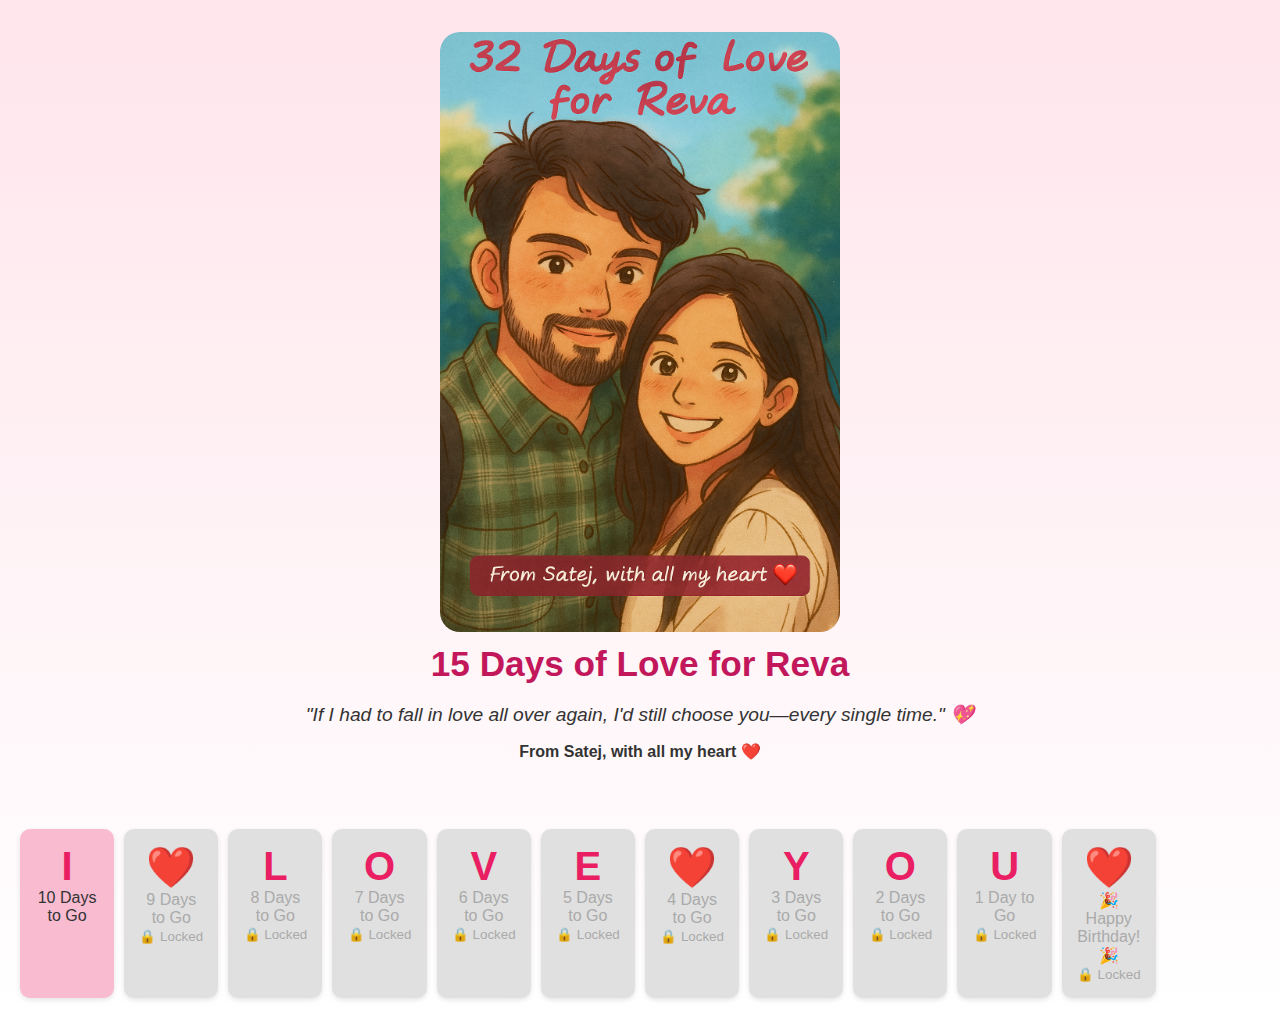
<file: index.html>
<!DOCTYPE html>
<html lang="en">
<head>
    <meta charset="UTF-8">
    <meta name="viewport" content="width=device-width, initial-scale=1.0">
    <title>15 Days of Love for Reva</title>
    <link rel="stylesheet" href="style.css">
</head>
<body>
    <div class="welcome-screen">
        <img src="ghibli-us[1].png" alt="Reva and Satej" class="hero-img">
        <h1>15 Days of Love for Reva</h1>
        <p class="tagline">"If I had to fall in love all over again, I'd still choose you—every single time." 💖</p>
        <p class="from">From Satej, with all my heart ❤️</p>
    </div>

    <div class="countdown-grid" id="countdownGrid"></div>

    <audio autoplay loop>
        <source src="bg-music.mp3" type="audio/mpeg">
        Your browser does not support the audio element.
    </audio>

    <script src="script.js"></script>
</body>
</html>
</file>
<file: style.css>
body {
    font-family: 'Segoe UI', sans-serif;
    background: linear-gradient(#ffe5ec, #fff);
    margin: 0;
    padding: 0;
    text-align: center;
    color: #333;
}
.welcome-screen {
    padding: 1rem;
}
.hero-img {
    width: 80%;
    max-width: 400px;
    border-radius: 20px;
    margin-top: 1rem;
}
h1 {
    color: #c2185b;
    font-size: 2.2rem;
    margin: 0.5rem 0;
}
.tagline {
    font-style: italic;
    font-size: 1.2rem;
    margin-bottom: 0.5rem;
}
.from {
    font-weight: bold;
    margin-bottom: 2rem;
}
.countdown-grid {
    display: grid;
    grid-template-columns: repeat(auto-fill, minmax(90px, 1fr));
    gap: 10px;
    padding: 20px;
}
.day-tile {
    background: #f8bbd0;
    padding: 15px;
    border-radius: 10px;
    font-size: 1rem;
    cursor: pointer;
    box-shadow: 0 2px 5px rgba(0,0,0,0.1);
}
.day-tile.locked {
    background: #e0e0e0;
    color: #aaa;
    cursor: not-allowed;
}
</file>
